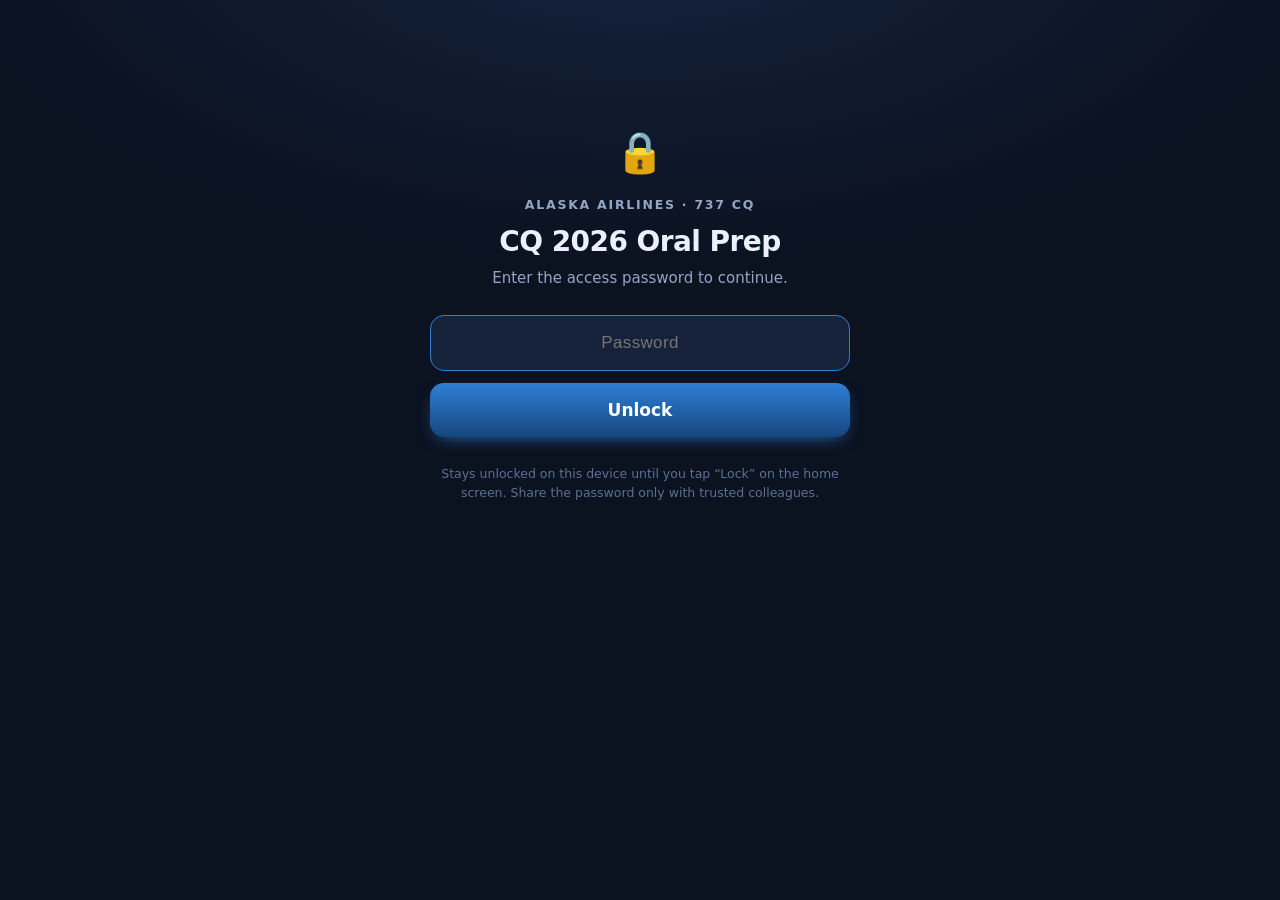
<file: docs/index.html>
<!DOCTYPE html>
<html lang="en">
<head>
  <meta charset="UTF-8" />
  <meta name="viewport" content="width=device-width, initial-scale=1, viewport-fit=cover, maximum-scale=1, user-scalable=no" />
  <title>737 CQ Study</title>
  <meta name="apple-mobile-web-app-capable" content="yes" />
  <meta name="mobile-web-app-capable" content="yes" />
  <meta name="apple-mobile-web-app-status-bar-style" content="black-translucent" />
  <meta name="apple-mobile-web-app-title" content="737 CQ" />
  <meta name="theme-color" content="#0b1220" />
  <link rel="manifest" href="manifest.webmanifest" />
  <link rel="apple-touch-icon" href="icons/icon-180.png" />
  <link rel="stylesheet" href="css/styles.css" />
</head>
<body>
  <main id="app"></main>
  <script src="js/vendor/crypto-js.min.js"></script>
  <script src="js/data.locked.js"></script>
  <script src="js/srs.js"></script>
  <script src="js/app.js"></script>
  <script src="js/lock.js"></script>
</body>
</html>
</file>
<file: docs/css/styles.css>
/* ============================================================================
 *  Alaska 737 CQ Study — styles
 *  Dark cockpit theme. Tuned for iPhone 16 Pro (≈393pt) and iPad. Large
 *  touch targets, high contrast, safe-area aware for notch/home indicator.
 * ==========================================================================*/

:root {
  --bg: #0b1220;
  --bg2: #121c2e;
  --card: #16223a;
  --card2: #1c2c49;
  --line: #2a3a59;
  --text: #eaf1fb;
  --muted: #94a6c4;
  --accent: #2e7fd6;        /* Alaska blue */
  --accent-deep: #16467e;
  --good: #2faa6a;
  --bad: #e0443e;
  --warn: #d98a00;
  --ease: cubic-bezier(.4, 0, .2, 1);
  --r: 16px;
}

* { box-sizing: border-box; -webkit-tap-highlight-color: transparent; }
html, body { margin: 0; height: 100%; }
body {
  background: radial-gradient(1200px 600px at 50% -10%, #15243f 0%, var(--bg) 60%);
  color: var(--text);
  font: 16px/1.5 -apple-system, BlinkMacSystemFont, "SF Pro Text", "Segoe UI", Roboto, system-ui, sans-serif;
  -webkit-font-smoothing: antialiased;
  overscroll-behavior-y: none;
}

#app {
  max-width: 820px;
  margin: 0 auto;
  padding: max(env(safe-area-inset-top), 14px) 18px calc(env(safe-area-inset-bottom) + 28px);
}

button { font-family: inherit; cursor: pointer; border: none; color: inherit; }
.muted { color: var(--muted); }

/* ---------- buttons ---------- */
.primary {
  background: linear-gradient(180deg, var(--accent), var(--accent-deep));
  color: #fff; border-radius: 14px; font-weight: 650;
  padding: 14px 20px; font-size: 17px;
  box-shadow: 0 6px 18px -8px var(--accent);
  transition: transform .12s var(--ease), filter .12s var(--ease);
}
.primary:active { transform: scale(.97); filter: brightness(1.08); }
.ghost {
  background: var(--card2); color: var(--text); border-radius: 14px;
  font-weight: 600; padding: 14px 18px; border: 1px solid var(--line);
  transition: transform .12s var(--ease), background .12s var(--ease);
}
.ghost:active { transform: scale(.97); background: #1f2f4d; }
.big { width: 100%; min-height: 54px; font-size: 17px; }
.link { background: none; color: var(--accent); font-size: 15px; padding: 6px 0; }

/* ---------- home ---------- */
.home-hero { padding: 8px 2px 4px; }
.hero-top { display: flex; justify-content: space-between; align-items: flex-start; }
.kicker { color: var(--muted); font-size: 12.5px; letter-spacing: .14em; text-transform: uppercase; font-weight: 650; }
.home-hero h1 { font-size: 30px; margin: 4px 0 0; letter-spacing: -.02em; }
.hero-sub { color: var(--muted); margin: 10px 0 16px; font-size: 15px; }
.streak { background: var(--card); border: 1px solid var(--line); border-radius: 999px; padding: 7px 13px; font-weight: 700; font-size: 15px; white-space: nowrap; }
.hero-actions { display: flex; gap: 10px; }
.hero-actions .primary { flex: 1.4; } .hero-actions .ghost { flex: 1; }
.hero-actions span { opacity: .8; }
.weak-btn {
  width: 100%; margin-top: 10px; min-height: 50px; font-size: 16px; font-weight: 650;
  border-radius: 14px; color: #ffb3af;
  background: rgba(224, 68, 62, .12); border: 1px solid rgba(224, 68, 62, .4);
  transition: transform .12s var(--ease), background .12s var(--ease);
}
.weak-btn:active { transform: scale(.98); background: rgba(224, 68, 62, .18); }
.weak-btn span { opacity: .8; margin-left: 4px; }
.module-btn {
  width: 100%; margin-top: 10px; min-height: 50px; font-size: 16px; font-weight: 650;
  border-radius: 14px; color: #cddef5;
  background: rgba(46, 127, 214, .12); border: 1px solid rgba(46, 127, 214, .4);
  transition: transform .12s var(--ease), background .12s var(--ease);
}
.module-btn:active { transform: scale(.98); background: rgba(46, 127, 214, .18); }
.module-btn span { opacity: .8; margin-left: 4px; }

/* ---------- event prep / teaching modules ---------- */
.module-intro { color: var(--muted); font-size: 14px; line-height: 1.55; margin: 0 0 16px; }
.module-intro em { color: #8aa0c2; font-style: italic; }
.module-tag { color: var(--muted); font-size: 11.5px; font-weight: 650; text-transform: uppercase; letter-spacing: .08em; }
.module-card .deck-title { margin-top: 2px; }
.module-read { animation: pop .2s var(--ease); }
.module-h1 { font-size: 24px; margin: 6px 0 2px; letter-spacing: -.01em; }
.module-src { color: #5e7095; font-size: 12px; margin-bottom: 20px; }
.module-sec { margin: 0 0 18px; }
.module-sec h3 { font-size: 12.5px; text-transform: uppercase; letter-spacing: .06em; color: #ff9a8e; margin: 0 0 7px; }
.module-body { font-size: 15.5px; line-height: 1.6; color: #dbe5f3; }
.module-body .li { margin: 4px 0; }
.module-body strong { color: #fff; }
.module-body em { color: #b9c8de; font-style: italic; }
.module-read .primary { margin-top: 12px; }

.decks { display: flex; flex-direction: column; gap: 12px; margin: 22px 0 18px; }
.deck {
  display: flex; align-items: stretch; gap: 0; text-align: left;
  background: var(--card); border: 1px solid var(--line); border-radius: var(--r);
  overflow: hidden; transition: transform .12s var(--ease), border-color .12s var(--ease);
}
.deck:active { transform: scale(.985); border-color: var(--accent); }
.deck-bar { width: 6px; background: var(--accent); flex: none; }
.deck-body { padding: 14px 14px 13px; flex: 1; min-width: 0; }
.deck-title { font-size: 17.5px; font-weight: 680; }
.deck-blurb { color: var(--muted); font-size: 13.5px; margin-top: 3px; }
.deck-blurb.big { font-size: 15px; margin: 6px 0 14px; }
.deck-stats { display: flex; flex-wrap: wrap; gap: 7px; margin-top: 11px; }
.deck-stats.big { margin: 0 0 18px; }
.chip { background: var(--bg2); border: 1px solid var(--line); color: var(--muted);
  font-size: 12.5px; font-weight: 600; padding: 4px 10px; border-radius: 999px; }
.chip-due { background: rgba(224,68,62,.14); color: #ff9a95; border-color: rgba(224,68,62,.4); }
.chip-mastery { color: #7fd6a4; }
.deck-go { align-self: center; color: var(--muted); font-size: 26px; padding-right: 14px; }

.home-foot { text-align: center; margin-top: 8px; }
.ver { color: #5e7095; font-size: 12px; margin-top: 6px; }
.ver a { color: var(--accent); text-decoration: none; padding: 4px; }

/* ---------- topbar ---------- */
.topbar { display: grid; grid-template-columns: 64px 1fr 64px; align-items: center; padding: 4px 0 16px; }
.topbar-title { text-align: center; font-weight: 680; font-size: 17px; }
.back { background: var(--card); border: 1px solid var(--line); border-radius: 11px;
  padding: 9px 12px; font-size: 15px; font-weight: 600; color: var(--text); justify-self: start; min-height: 40px; }
.topbar .back:last-child { justify-self: end; }

/* ---------- deck detail ---------- */
.deck-detail { --accent: var(--accent); }
.deck-detail-actions { display: flex; gap: 10px; margin-bottom: 20px; }
.card-list { display: flex; flex-direction: column; gap: 2px; }
.card-row { display: grid; grid-template-columns: 16px 1fr auto; gap: 11px; align-items: center;
  padding: 11px 4px; border-bottom: 1px solid var(--line); font-size: 14px; }
.card-row-q { color: var(--text); overflow: hidden; text-overflow: ellipsis; white-space: nowrap; }
.card-row-src { color: #5e7095; font-size: 11.5px; white-space: nowrap; }
.dot { width: 12px; height: 12px; border-radius: 50%;
  background: conic-gradient(var(--accent) calc(var(--m) * 360deg), #2a3a59 0); }

/* ---------- quiz ---------- */
.quiz-top { display: grid; grid-template-columns: 44px 1fr 52px; align-items: center; gap: 12px; padding: 2px 0 18px; }
.quiz-top .back { padding: 8px 0; width: 44px; text-align: center; justify-self: start; }
.count { color: var(--muted); font-size: 14px; font-weight: 600; text-align: right; }
.progress { height: 8px; background: var(--card); border-radius: 999px; overflow: hidden; }
.progress-fill { height: 100%; background: linear-gradient(90deg, var(--accent), #5db0ff); transition: width .25s var(--ease); }

.card-stage { animation: pop .2s var(--ease); }
@keyframes pop { from { opacity: 0; transform: translateY(8px); } to { opacity: 1; transform: none; } }

.q-meta { display: flex; justify-content: space-between; align-items: baseline; color: var(--muted);
  font-size: 13px; font-weight: 600; text-transform: uppercase; letter-spacing: .05em; margin-bottom: 12px; }
.q-meta .src { color: #5e7095; font-size: 11.5px; text-transform: none; letter-spacing: 0; }
.q-prompt { font-size: 21px; line-height: 1.4; font-weight: 600; letter-spacing: -.01em; margin-bottom: 22px; }
.q-prompt .li { margin: 4px 0; }

.choices { display: flex; flex-direction: column; gap: 11px; }
.choice {
  text-align: left; background: var(--card); border: 1.5px solid var(--line); color: var(--text);
  border-radius: 14px; padding: 16px 18px; font-size: 16.5px; min-height: 56px;
  transition: transform .1s var(--ease), border-color .1s, background .1s;
}
.choice:active { transform: scale(.99); }
.choice:not(:disabled):hover { border-color: var(--accent); }
.choice.correct { background: rgba(47,170,106,.16); border-color: var(--good); color: #b9f4d3; font-weight: 600; }
.choice.wrong { background: rgba(224,68,62,.14); border-color: var(--bad); color: #ffb3af; }

.explain { margin-top: 16px; background: var(--bg2); border: 1px solid var(--line);
  border-left: 4px solid var(--accent); border-radius: 12px; padding: 14px 16px; font-size: 15px; color: #cdd9ee; }
.explain .li { margin: 3px 0; }
.next-wrap { margin-top: 20px; }

/* ---------- recall / reveal ---------- */
.recall-hint { color: var(--muted); font-size: 14.5px; margin-bottom: 18px; font-style: italic; }
.reveal-wrap { margin-top: 6px; }
.answer { margin-top: 8px; animation: pop .2s var(--ease); }
.answer-label { color: #7fd6a4; font-size: 12.5px; font-weight: 700; text-transform: uppercase; letter-spacing: .08em; margin-bottom: 8px; }
.answer-body { background: var(--card); border: 1px solid var(--line); border-left: 4px solid var(--good);
  border-radius: 12px; padding: 16px 18px; font-size: 16px; line-height: 1.55; }
.answer-body .li { margin: 5px 0; padding-left: 4px; }
.answer-body strong { color: #fff; }
.keypoints { display: flex; flex-wrap: wrap; gap: 7px; margin-top: 12px; }
.kp { background: rgba(46,127,214,.16); border: 1px solid rgba(46,127,214,.45); color: #9fc8f5;
  font-size: 12.5px; font-weight: 600; padding: 5px 11px; border-radius: 999px; }

.grade { margin-top: 22px; }
.grade-label { color: var(--muted); font-size: 14px; text-align: center; margin-bottom: 10px; }
.grade-btns { display: grid; grid-template-columns: repeat(4, 1fr); gap: 8px; }
.g { border-radius: 13px; padding: 14px 6px; font-size: 15px; font-weight: 650; min-height: 52px;
  border: 1.5px solid var(--line); background: var(--card); transition: transform .1s var(--ease); }
.g:active { transform: scale(.95); }
.g-again { border-color: rgba(224,68,62,.5); color: #ff9a95; }
.g-hard  { border-color: rgba(217,138,0,.5); color: #f0b94b; }
.g-good  { border-color: rgba(47,170,106,.5); color: #7fd6a4; }
.g-easy  { border-color: rgba(46,127,214,.5); color: #8fc1f5; }

/* ---------- exam picker ---------- */
.exam-pick { text-align: center; padding-top: 8px; }
.exam-pick p { color: var(--muted); font-size: 15.5px; }
.spinner { font-size: 30px; font-weight: 800; letter-spacing: .04em; margin: 26px 0;
  padding: 28px; background: var(--card); border: 1px solid var(--line); border-radius: 18px; color: #8fc1f5; }
.exam-row { display: grid; grid-template-columns: repeat(3, 1fr); gap: 9px; margin: 16px 0; }

/* ---------- summary ---------- */
.summary { text-align: center; padding-top: 26px; }
.big-score { font-size: 76px; font-weight: 850; letter-spacing: -.03em;
  background: linear-gradient(180deg, #fff, #8fc1f5); -webkit-background-clip: text; background-clip: text; color: transparent; }
.verdict { font-size: 20px; font-weight: 680; margin-top: 2px; }
.sum-stats { display: flex; justify-content: center; gap: 14px; margin: 26px 0; }
.sum-stats div { background: var(--card); border: 1px solid var(--line); border-radius: 14px;
  padding: 14px 20px; min-width: 84px; }
.sum-stats b { display: block; font-size: 26px; }
.sum-stats span { color: var(--muted); font-size: 12.5px; }
.sum-actions { display: flex; flex-direction: column; gap: 10px; margin-top: 18px; }

/* ---------- howto ---------- */
.howto h3 { margin: 22px 0 8px; font-size: 18px; }
.howto ul { margin: 0; padding-left: 20px; }
.howto li { margin: 9px 0; color: #cdd9ee; font-size: 15px; }
.howto b { color: #fff; }
.disclaimer { margin-top: 22px; background: var(--bg2); border: 1px solid var(--line);
  border-radius: 12px; padding: 14px; font-size: 13px; color: var(--muted); }

/* ---------- lock / login screen ---------- */
.lock-screen { max-width: 420px; margin: 0 auto; padding-top: 12vh; text-align: center; }
.lock-icon { font-size: 40px; }
.lock-kicker { color: var(--muted); font-size: 12.5px; letter-spacing: .14em; text-transform: uppercase; font-weight: 650; margin-top: 14px; }
.lock-title { font-size: 28px; margin: 6px 0 4px; letter-spacing: -.02em; }
.lock-sub { color: var(--muted); margin: 0 0 26px; font-size: 15px; }
#lockform { display: flex; flex-direction: column; gap: 12px; }
#lockform input {
  background: var(--card); border: 1.5px solid var(--line); color: var(--text);
  border-radius: 14px; padding: 16px 18px; font-size: 17px; min-height: 56px; width: 100%;
  text-align: center; letter-spacing: .02em;
}
#lockform input:focus { outline: none; border-color: var(--accent); }
.lock-err { margin-top: 14px; color: #ff9a95; font-size: 14.5px; font-weight: 600; }
.lock-foot { margin-top: 28px; color: #5e7095; font-size: 12.5px; }

/* ---------- update-available banner ---------- */
#update-banner {
  position: fixed; left: 50%; transform: translateX(-50%);
  bottom: calc(env(safe-area-inset-bottom) + 16px); z-index: 60;
  background: linear-gradient(180deg, var(--accent), var(--accent-deep)); color: #fff;
  font-weight: 650; font-size: 15px; padding: 13px 22px; border-radius: 999px;
  box-shadow: 0 10px 28px -8px rgba(0, 0, 0, .65); border: 1px solid rgba(255, 255, 255, .15);
  animation: pop .25s var(--ease);
}
#update-banner:active { filter: brightness(1.1); transform: translateX(-50%) scale(.97); }

/* ---------- iPad / wide ---------- */
@media (min-width: 700px) {
  #app { padding-left: 40px; padding-right: 40px; }
  .home-hero h1 { font-size: 38px; }
  .q-prompt { font-size: 25px; }
  .decks { display: grid; grid-template-columns: 1fr 1fr; }
  .home-hero, .home-foot { grid-column: 1 / -1; }
}
@media (min-width: 700px) and (max-width: 1100px) {
  #app { max-width: 92%; }
}
</file>
